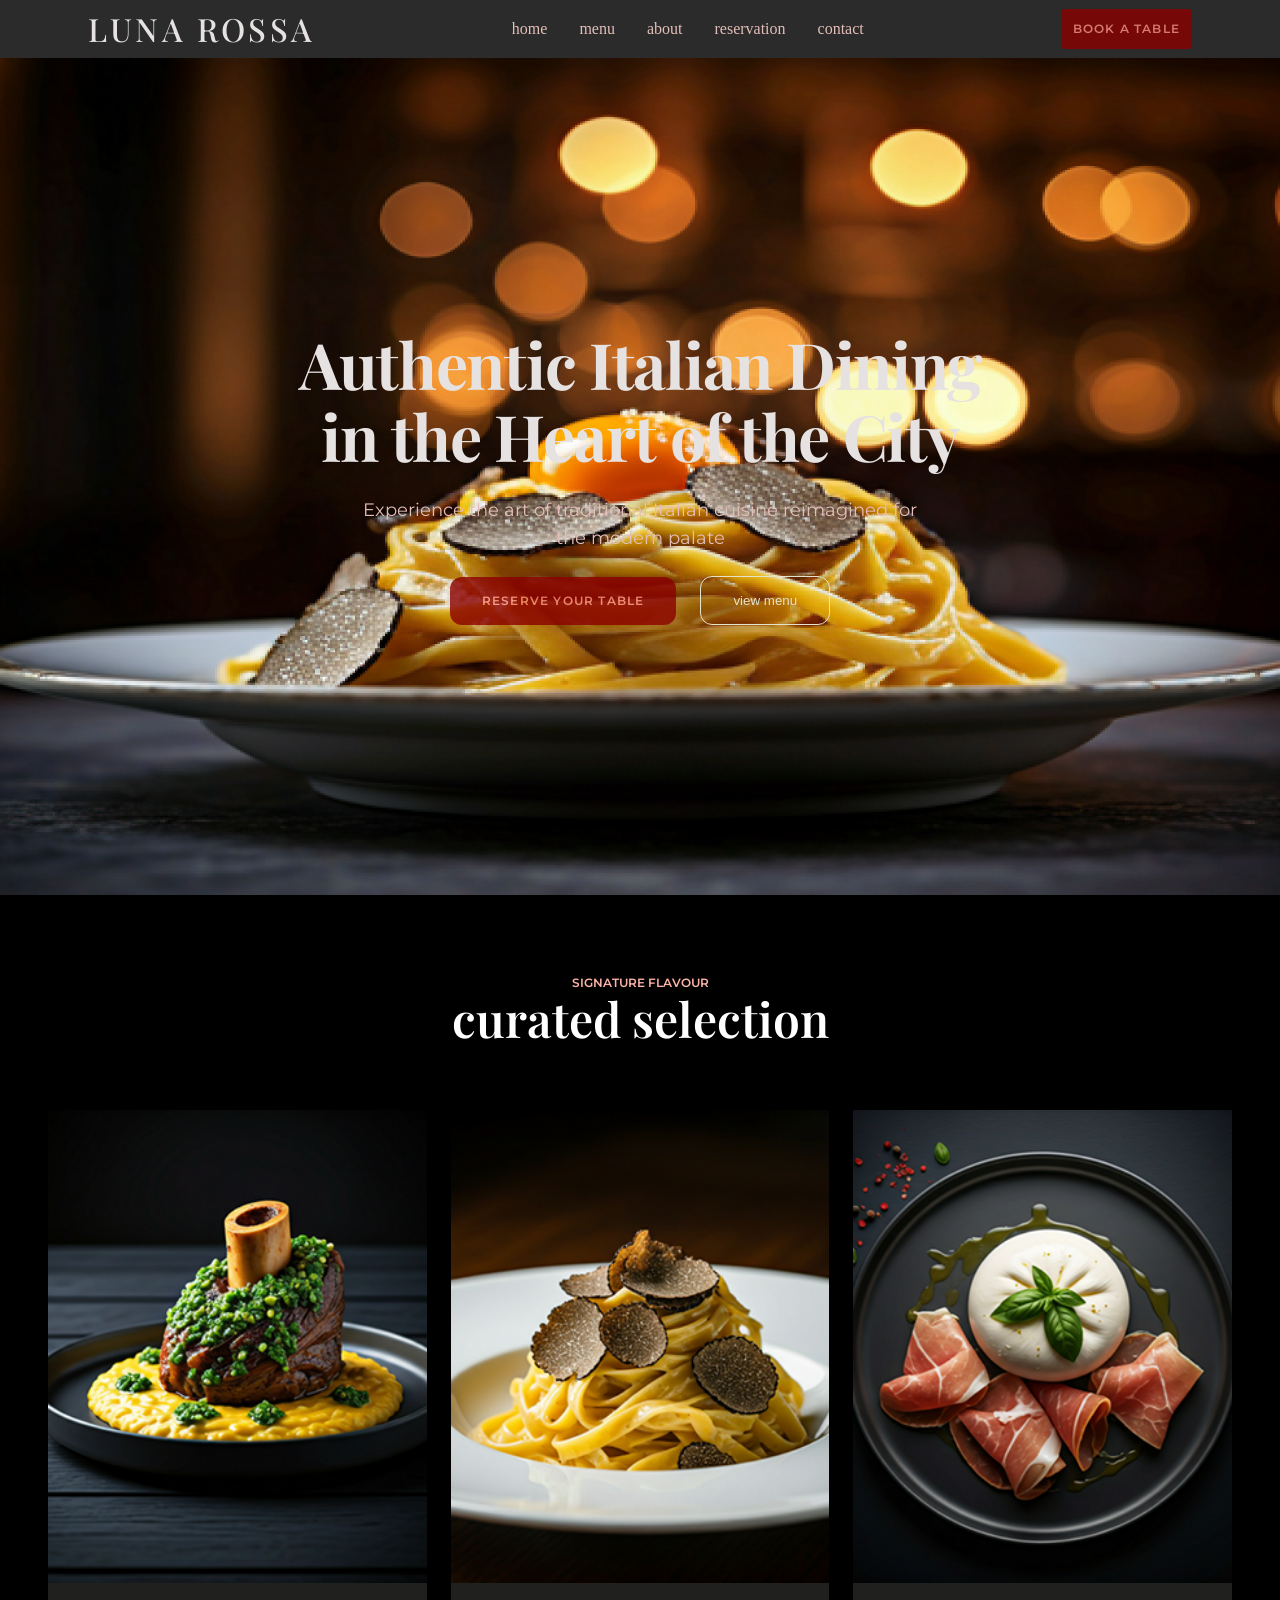
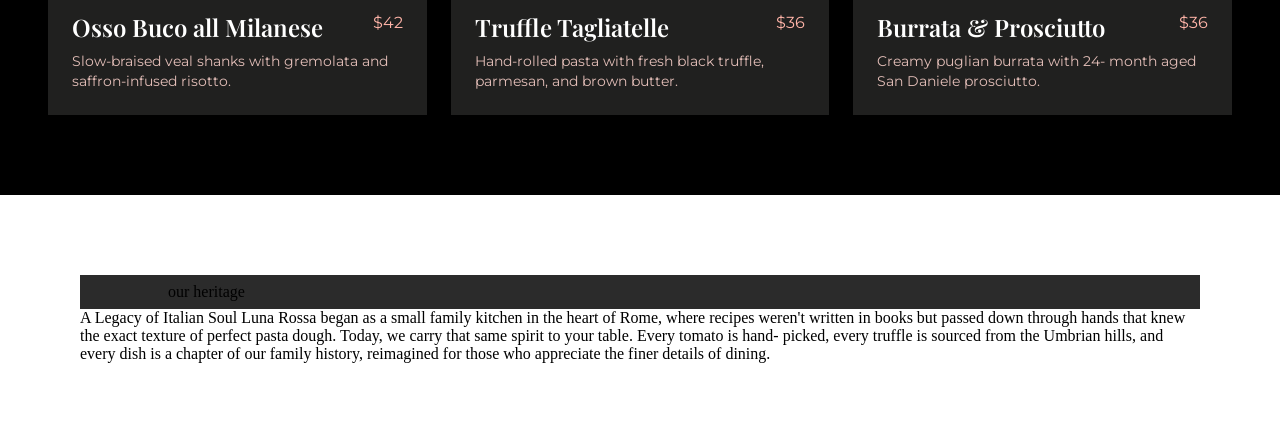
<file: index.html>
<!doctype html>
<html lang="en">
  <head>
    <link
      href="https://fonts.googleapis.com/css2?family=Montserrat:ital,wght@0,100..900;1,100..900&family=Playfair+Display:ital,wght@0,400..900;1,400..900&display=swap"
      rel="stylesheet"
    />
    <link rel="stylesheet" href="style.css" />
    <meta charset="UTF-8" />
    <meta name="viewport" content="width=device-width, initial-scale=1.0" />
    <title>Document</title>
  </head>
  <body>
    <header>
      <p class="logo">luna rossa</p>
      <nav>
        <a href="#">home</a>
        <a href="#">menu</a>
        <a href="#">about</a>
        <a href="#">reservation</a>
        <a href="#">contact</a>
      </nav>
      <button class="red-button">book a table</button>
    </header>
    <main>
      <section class="hero-section">
        <h1>Authentic Italian Dining in the Heart of the City</h1>
        <p class="details">
          Experience the art of traditional Italian cuisine reimagined for the
          modern palate
        </p>
        <div class="button-container">
          <button class="red-button hero-button">reserve your table</button>
          <button class="hero-button">view menu</button>
        </div>
      </section>
    </main>

    <section class="featured-dish">
      <p class="sign">signature flavour</p>
      <span class="header">curated selection</span>
      <!-- Parente container that holds all dish containers -->
      <div class="parent-container">
        <!-- dish containers start here -->
        <div class="dish-container">
          <img src="images/swallow.png" alt="" srcset="" />
          <div class="dish-holder">
            <div class="title">
              <p class="foodname">Osso Buco all Milanese</p>
              <p class="price">$42</p>
            </div>
            <div class="desc">
              Slow-braised veal shanks with gremolata and saffron-infused
              risotto.
            </div>
          </div>
        </div>

        <div class="dish-container">
          <img src="images/spag.png" alt="" srcset="" />
          <div class="dish-holder">
            <div class="title">
              <p class="foodname">Truffle Tagliatelle</p>
              <p class="price">$36</p>
            </div>
            <div class="desc">
              Hand-rolled pasta with fresh black truffle, parmesan, and brown
              butter.
            </div>
          </div>
        </div>
        <div class="dish-container">
          <img src="images/shusi.png" alt="" srcset="" />
          <div class="dish-holder">
            <div class="title">
              <p class="foodname">Burrata & Prosciutto</p>
              <p class="price">$36</p>
            </div>
            <div class="desc">
              Creamy puglian burrata with 24- month aged San Daniele prosciutto.
            </div>
          </div>
        </div>
        <!-- dish containers ends here -->
      </div>
    </section>
    <span></span>
    <section class="about us">
      <div>
        <div class="heritage">
          <header>our heritage</header>
          <span>A Legacy of Italian Soul</span>
          <p1
            >Luna Rossa began as a small family kitchen in the heart of Rome,
            where recipes weren't written in books but passed down through hands
            that knew the exact texture of perfect pasta dough.</p1
          >
          <p2>
            Today, we carry that same spirit to your table. Every tomato is
            hand- picked, every truffle is sourced from the Umbrian hills, and
            every dish is a chapter of our family history, reimagined for those
            who appreciate the finer details of dining.</p2
          >
        </div>
      </div>
    </section>
  </body>
</html>
</file>
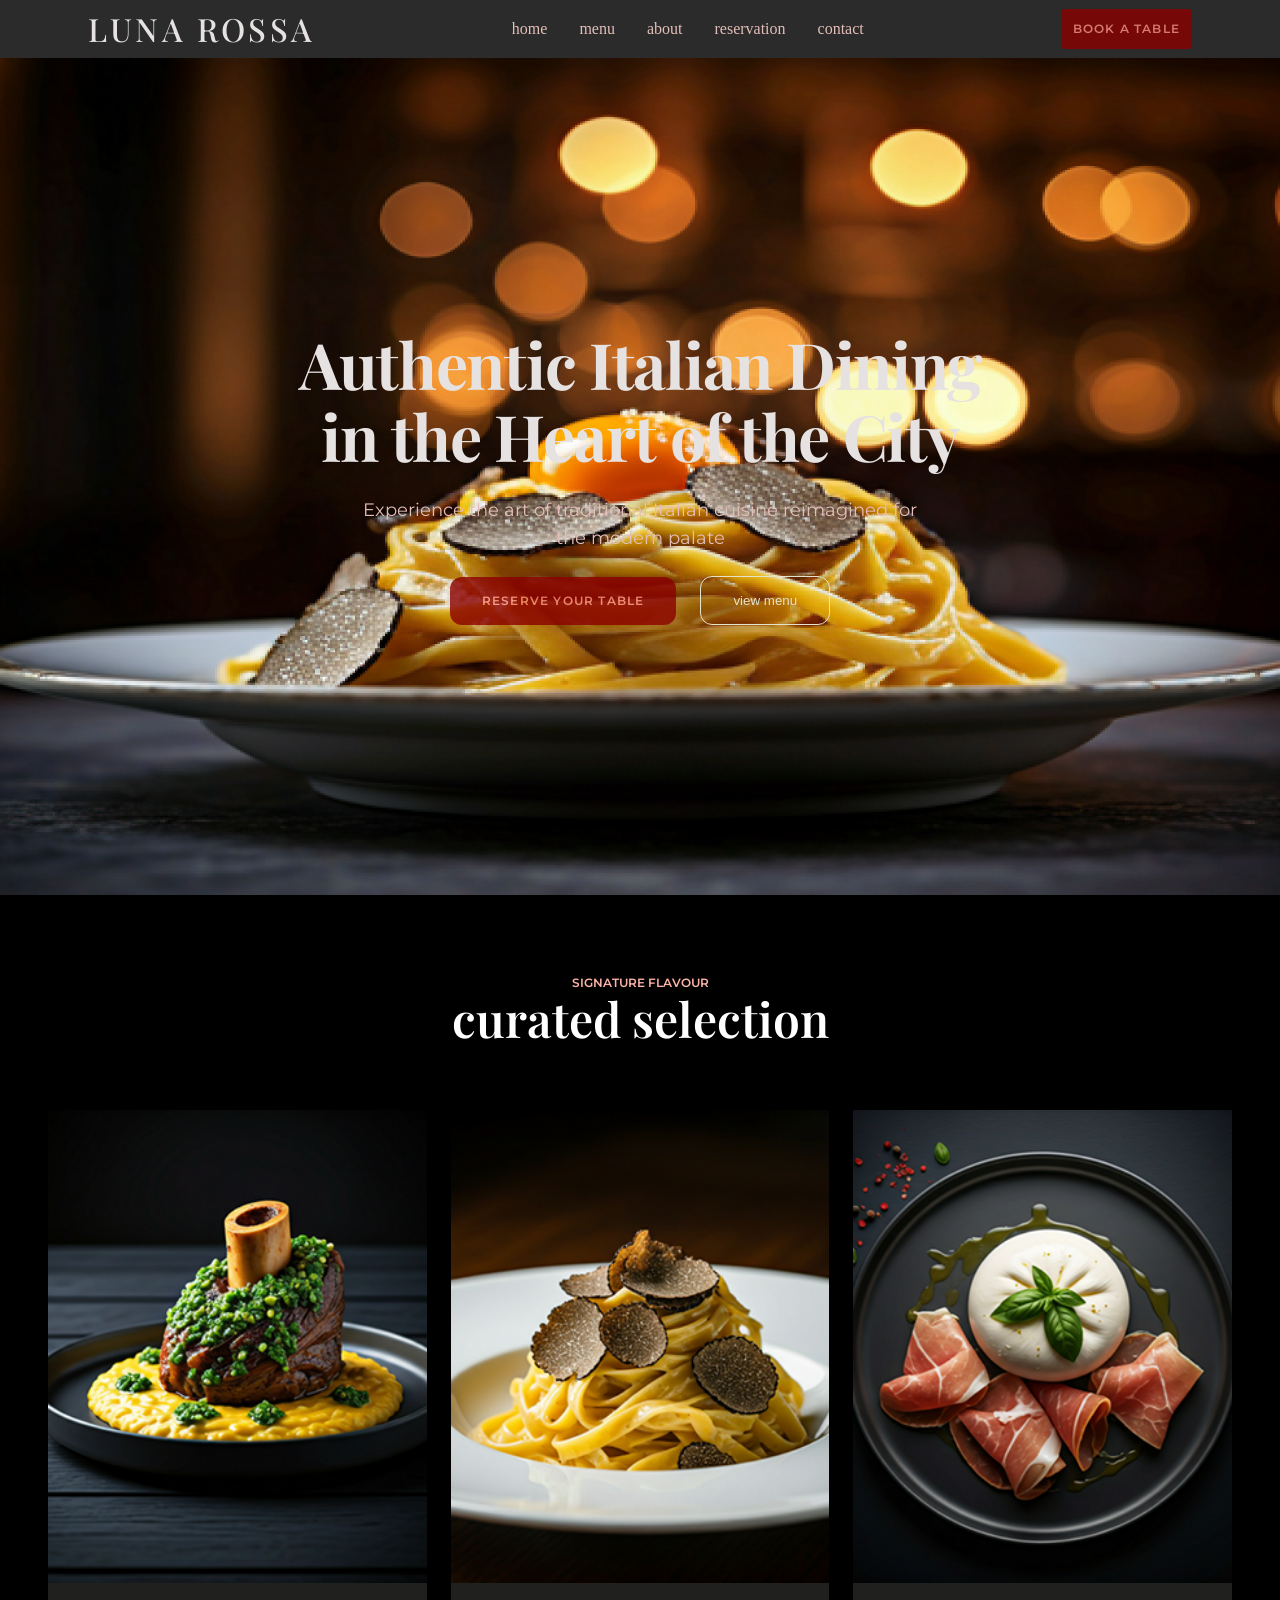
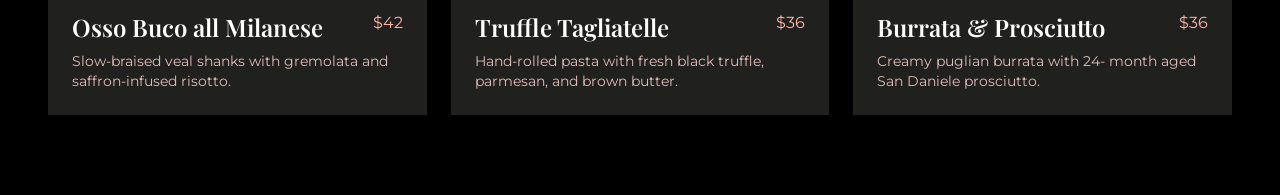
<file: luna.html>
<!doctype html>
<html lang="en">
  <head>
    <link
      href="https://fonts.googleapis.com/css2?family=Montserrat:ital,wght@0,100..900;1,100..900&family=Playfair+Display:ital,wght@0,400..900;1,400..900&display=swap"
      rel="stylesheet"
    />
    <link rel="stylesheet" href="style.css" />
    <meta charset="UTF-8" />
    <meta name="viewport" content="width=device-width, initial-scale=1.0" />
    <title>Document</title>
  </head>
  <body>
    <header>
      <p class="logo">luna rossa</p>
      <nav>
        <a href="#">home</a>
        <a href="#">menu</a>
        <a href="#">about</a>
        <a href="#">reservation</a>
        <a href="#">contact</a>
      </nav>
      <button class="red-button">book a table</button>
    </header>
    <main>
      <section class="hero-section">
        <h1>Authentic Italian Dining in the Heart of the City</h1>
        <p class="details">
          Experience the art of traditional Italian cuisine reimagined for the
          modern palate
        </p>
        <div class="button-container">
          <button class="red-button hero-button">reserve your table</button>
          <button class="hero-button">view menu</button>
        </div>
      </section>
    </main>

    <section class="featured-dish">
      <p class="sign">signature flavour</p>
      <span class="header">curated selection</span>
      <!-- Parente container that holds all dish containers -->
      <div class="parent-container">
        <!-- dish containers start here -->
        <div class="dish-container">
          <img src="images/swallow.png" alt="" srcset="" />
          <div class="dish-holder">
            <div class="title">
              <p class="foodname">Osso Buco all Milanese</p>
              <p class="price">$42</p>
            </div>
            <div class="desc">
              Slow-braised veal shanks with gremolata and saffron-infused
              risotto.
            </div>
          </div>
        </div>

        <div class="dish-container">
          <img src="images/spag.png" alt="" srcset="" />
          <div class="dish-holder">
            <div class="title">
              <p class="foodname">Truffle Tagliatelle</p>
              <p class="price">$36</p>
            </div>
            <div class="desc">
              Hand-rolled pasta with fresh black truffle, parmesan, and brown
              butter.
            </div>
          </div>
        </div>
        <div class="dish-container">
          <img src="images/shusi.png" alt="" srcset="" />
          <div class="dish-holder">
            <div class="title">
              <p class="foodname">Burrata & Prosciutto</p>
              <p class="price">$36</p>
            </div>
            <div class="desc">
              Creamy puglian burrata with 24- month aged San Daniele prosciutto.
            </div>
          </div>
        </div>
        <!-- dish containers ends here -->
      </div>
    </section>
    <span></span>
  </body>
</html>
</file>
<file: style.css>
* {
  margin: 0;
  padding: 0;
  box-sizing: border-box;
}
header {
  background-color: #131313e5;
  padding: 8px 48px;
  display: flex;
  gap: 48px;
}
nav {
  display: none;
}

.logo {
  font-size: 2rem;
  font-family: "Playfair Display", serif;
  font-weight: 500;
  font-style: medium;
  line-height: 42px;
  letter-spacing: 3.2px;
  vertical-align: middle;
  text-transform: uppercase;
  color: #e5e2e1;
}

.red-button {
  background-color: #8b0000;
  padding: 12px;
  width: 100%;
  border: 0;
  border-radius: 4px;
  opacity: 80%;
  font-family: "Montserrat", sans-serif;
  font-weight: 600;
  font-size: 0.75rem;
  line-height: 16px;
  letter-spacing: 1.2px;
  text-transform: uppercase;
  color: #ff907f;
}

.hero-section {
  background-color: #e3beb8;
  /* min-height: 85vh; */
  display: flex;
  flex-direction: column;
  gap: 24px;
  background-image: url("./image.png");
  background-size: 100% 100%;
  background-repeat: no-repeat;
}

.sign {
  color: #ffb4a8;
  font-size: 12px;
  font-family: "Montserrat", sans-serif;
  font-weight: 600;
  text-transform: uppercase;
}

.featured-dish {
  background-color: black;
  padding: 80px 48px;
  text-align: center;
}

.featured-dish .header {
  font-family: "Playfair Display", serif;
  font-weight: 600;
  font-size: 48px;
  line-height: 56px;
  color: white;
  margin-bottom: 64px;
}
.dish-holder {
  padding: 24px 24px;
}
.dish-container {
  width: 100%;
  background-color: #20201f;
}


img{
  width: 100%;
}

.parent-container {
  display: flex;
  flex-direction: column;
  gap: 24px;
  margin-top: 64px;
}

.title {
  display: flex;
  /* gap: 8px; */
  justify-content: space-between;
  align-content: space-between;
}
.title .foodname {
  color: white;
  font-weight: 600;
  font-size: 24px;
  text-align: left;
  line-height: 32px;
  font-family: "Playfair Display", serif;
}

.dish-holder .desc {
  color: #e3beb8;
  font-weight: 400;
  font-size: 14px;
  line-height: 20px;
  font-family: "Montserrat", sans-serif;
  text-align: left;
  margin-top: 8px;
}

.title .price {
  color: #ffb4a8;
  font-weight: 400;
  font-size: 16px;
  line-height: 24px;
  font-family: "Montserrat", sans-serif;
}
h1 {
  font-family: Playfair Display;
  font-weight: 700;
  font-size: 3rem;
  letter-spacing: -1.28px;
  line-height: 72px;
  text-align: center;
  color: #e5e2e1;
}

.details {
  font-family: "Montserrat", sans-serif;
  font-size: 0.8rem;
  line-height: 28px;
  letter-spacing: 0px;
  text-align: center;
  font-weight: 400px;
  color: #e3beb8;
}
.hero-button {
  border-radius: 12px;
  padding: 16px 32px;
  width: fit-content;
}

.button-container {
  display: flex;
  gap: 24px;
  flex-direction: column;
  align-items: center;
}
.button-container button:nth-child(2) {
  background-color: transparent;
  color: #e4e4cc;
  border: 1px solid #e4e4cc;
}
@media (min-width: 768px) {
  nav {
    display: flex;
    gap: 32px;
  }
  nav a {
    color: #e3beb8;
    text-decoration: none;
  }
  .red-button {
    width: fit-content;
  }
  header {
    justify-content: space-between;
    align-items: center;
    padding-inline: 88px;
  }
  .hero-section {
    height: 85vh;
    justify-content: center;
  }
  .button-container {
    flex-direction: row;
    justify-content: center;
  }
  .details {
    font-size: 1.1rem;
  }

.parent-container{
  flex-direction: row;
  gap: 24px;}
}
@media (min-width: 1024px) {
  h1 {
    font-size: 4rem;
    width: 65%;
  }
  section {
    padding: 80px;
  }
  .details {
    width: 50%;
  }
  .hero-section {
    align-items: center;
    height: 93vh;
  }
}
</file>
